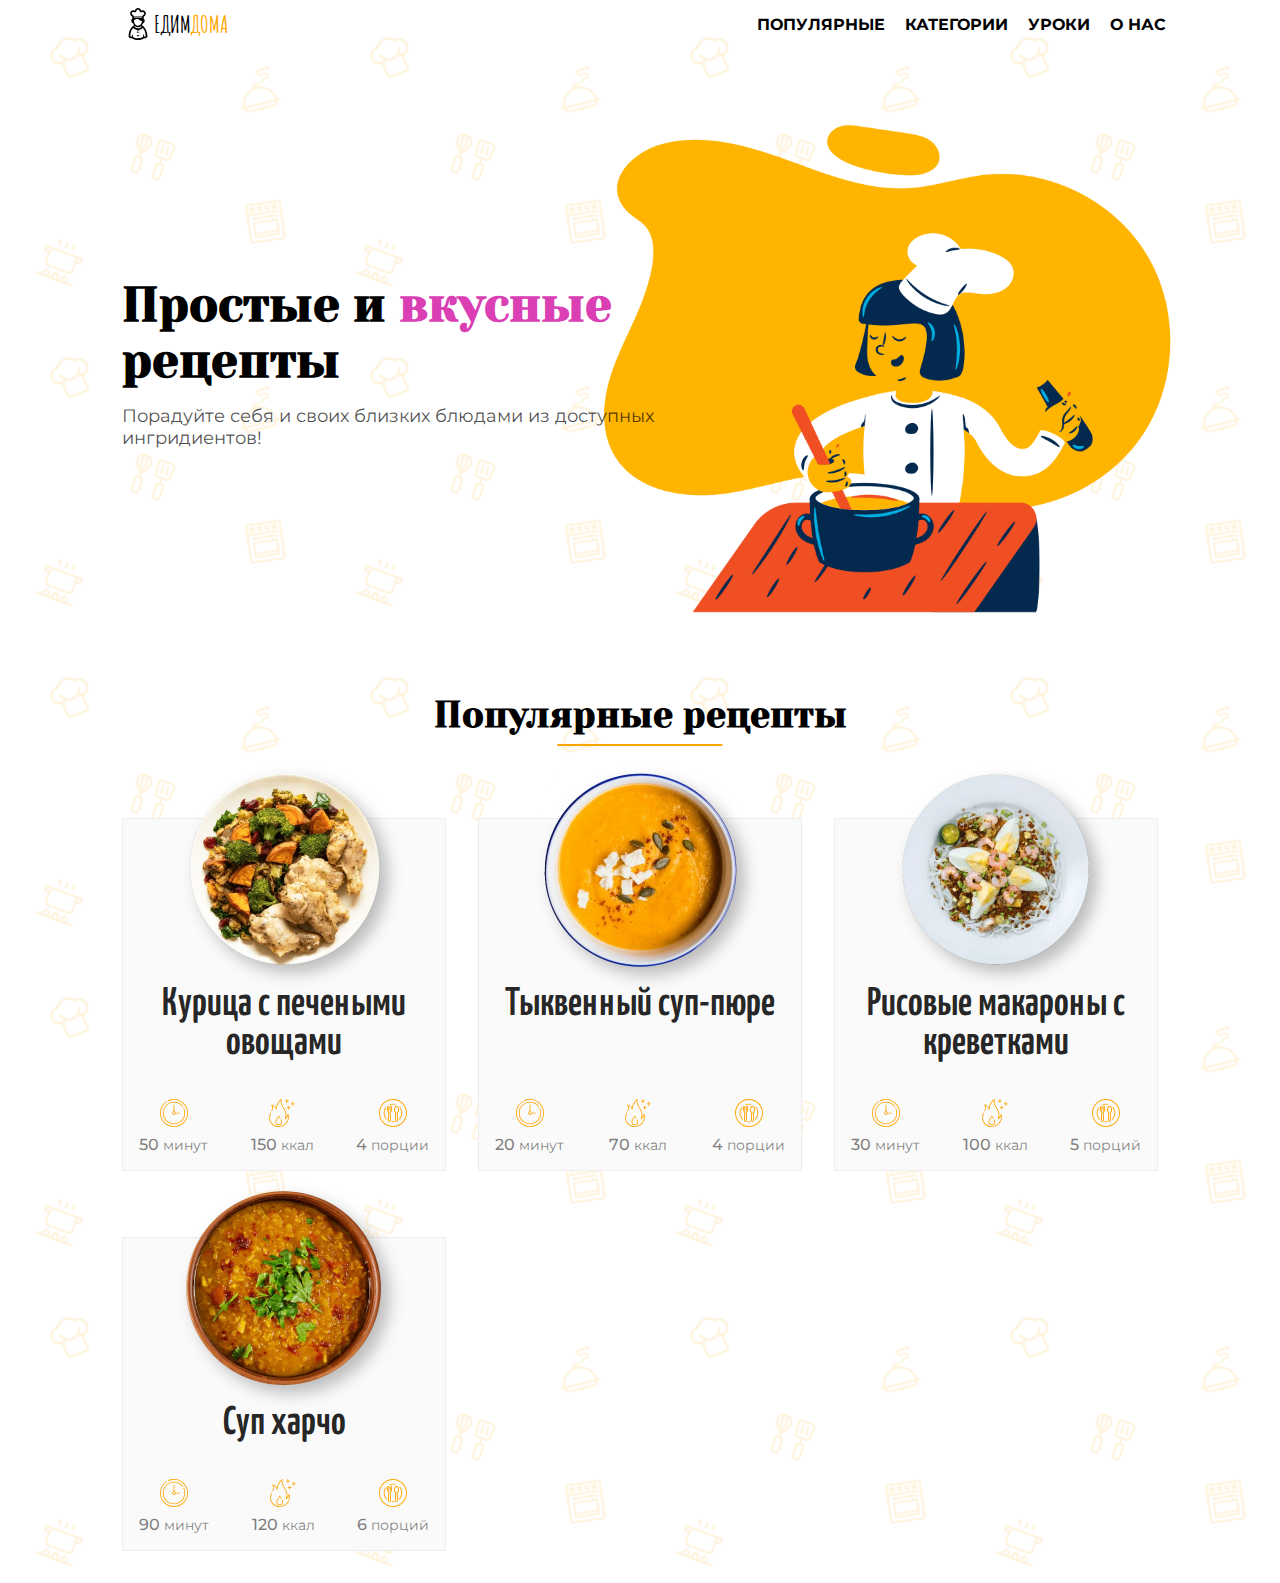
<file: index.html>
<!DOCTYPE html>
<html lang="ru">

<head>
    <meta charset="UTF-8">
    <meta name="viewport" content="width=device-width, initial-scale=1.0">
    <link rel="stylesheet" href="./css/style.css" />
    <link rel="stylesheet" href="./css/main.css" />
    <link rel="manifest" href="manifest.json" />
    <!-- ios support -->
    <link rel="apple-touch-icon" href="images/icons/recipes_icon_72.png" />
    <link rel="apple-touch-icon" href="images/icons/recipes_icon_96.png" />
    <link rel="apple-touch-icon" href="images/icons/recipes_icon_144.png" />
    <link rel="apple-touch-icon" href="images/icons/recipes_icon_192.png" />
    <link rel="apple-touch-icon" href="images/icons/recipes_icon_512.png" />
    <meta name="apple-mobile-web-app-status-bar" content="#ffa500" />
    <meta name="theme-color" content="#ffa500" />
    <title>Простые и вкусные рецепты</title>
</head>

<body>
    <header>
        <a href="/" class="home-link">
            <img class="logo" src="./images/chef.svg" alt="Логотип">
            <p class="logo-title">ЕДИМ<span>ДОМА</span></p>
        </a>

        <nav>
            <a href="#">Популярные</a>
            <a href="#">Категории</a>
            <a href="#">Уроки</a>
            <a href="#">О нас</a>
        </nav>

        <img src="./images/menu.svg" alt="Меню" class="menu">

    </header>

    <section class="hero-section">
        <img src="./images/cook.png" alt="Простые и вкусные рецепты">
        <h1>Простые и <span>вкусные</span> рецепты</h1>
        <p>Порадуйте себя и своих близких блюдами из доступных ингридиентов!</p>
    </section>

    <section class="popular">
        <h2>Популярные рецепты</h2>

        <div class="recipe-grid">
            <a href="./recipe.html?id=1">
                <article class="recipe">
                    <img src="./images/recipe_04.webp" alt="Курица с печеными овощами" class="recipe-img">
                    <h3>Курица с печеными овощами</h3>
                    <div class="fill"></div>
                    <div class="recipe-stats">
                        <div class="stat">
                            <img src="./images/clock.svg" alt="Время приготовления">
                            <p><span>50</span> минут</p>
                        </div>

                        <div class="stat">
                            <img src="./images/burn.svg" alt="Калории">
                            <p><span>150</span> ккал</p>
                        </div>

                        <div class="stat">
                            <img src="./images/dish.svg" alt="Количество порций">
                            <p><span>4</span> порции</p>
                        </div>
                    </div>
                </article>
            </a>

            <a href="./recipe.html?id=2">
                <article class="recipe">
                    <img src="./images/recipe_02.webp" alt="Тыквенный суп-пюре" class="recipe-img">
                    <h3>Тыквенный суп-пюре</h3>
                    <div class="fill"></div>
                    <div class="recipe-stats">
                        <div class="stat">
                            <img src="./images/clock.svg" alt="Время приготовления">
                            <p><span>20</span> минут</p>
                        </div>

                        <div class="stat">
                            <img src="./images/burn.svg" alt="Калории">
                            <p><span>70</span> ккал</p>
                        </div>

                        <div class="stat">
                            <img src="./images/dish.svg" alt="Количество порций">
                            <p><span>4</span> порции</p>
                        </div>
                    </div>
                </article>
            </a>

            <a href="./recipe.html?id=3">
                <article class="recipe">
                    <img src="./images/recipe_03.webp" alt="Рисовые макароны с креветками" class="recipe-img">
                    <h3>Рисовые макароны с креветками</h3>
                    <div class="fill"></div>
                    <div class="recipe-stats">
                        <div class="stat">
                            <img src="./images/clock.svg" alt="Время приготовления">
                            <p><span>30</span> минут</p>
                        </div>

                        <div class="stat">
                            <img src="./images/burn.svg" alt="Калории">
                            <p><span>100</span> ккал</p>
                        </div>

                        <div class="stat">
                            <img src="./images/dish.svg" alt="Количество порций">
                            <p><span>5</span> порций</p>
                        </div>
                    </div>
                </article>
            </a>

            <a href="./recipe.html?id=4">
                <article class="recipe">
                    <img src="./images/recipe_05.webp" alt="Суп харчо" class="recipe-img">
                    <h3>Суп харчо</h3>
                    <div class="fill"></div>
                    <div class="recipe-stats">
                        <div class="stat">
                            <img src="./images/clock.svg" alt="Время приготовления">
                            <p><span>90</span> минут</p>
                        </div>

                        <div class="stat">
                            <img src="./images/burn.svg" alt="Калории">
                            <p><span>120</span> ккал</p>
                        </div>

                        <div class="stat">
                            <img src="./images/dish.svg" alt="Количество порций">
                            <p><span>6</span> порций</p>
                        </div>
                    </div>
                </article>
            </a>
        </div>
    </section>

    <script src="./scripts/main.js"></script>
</body>

</html>
</file>
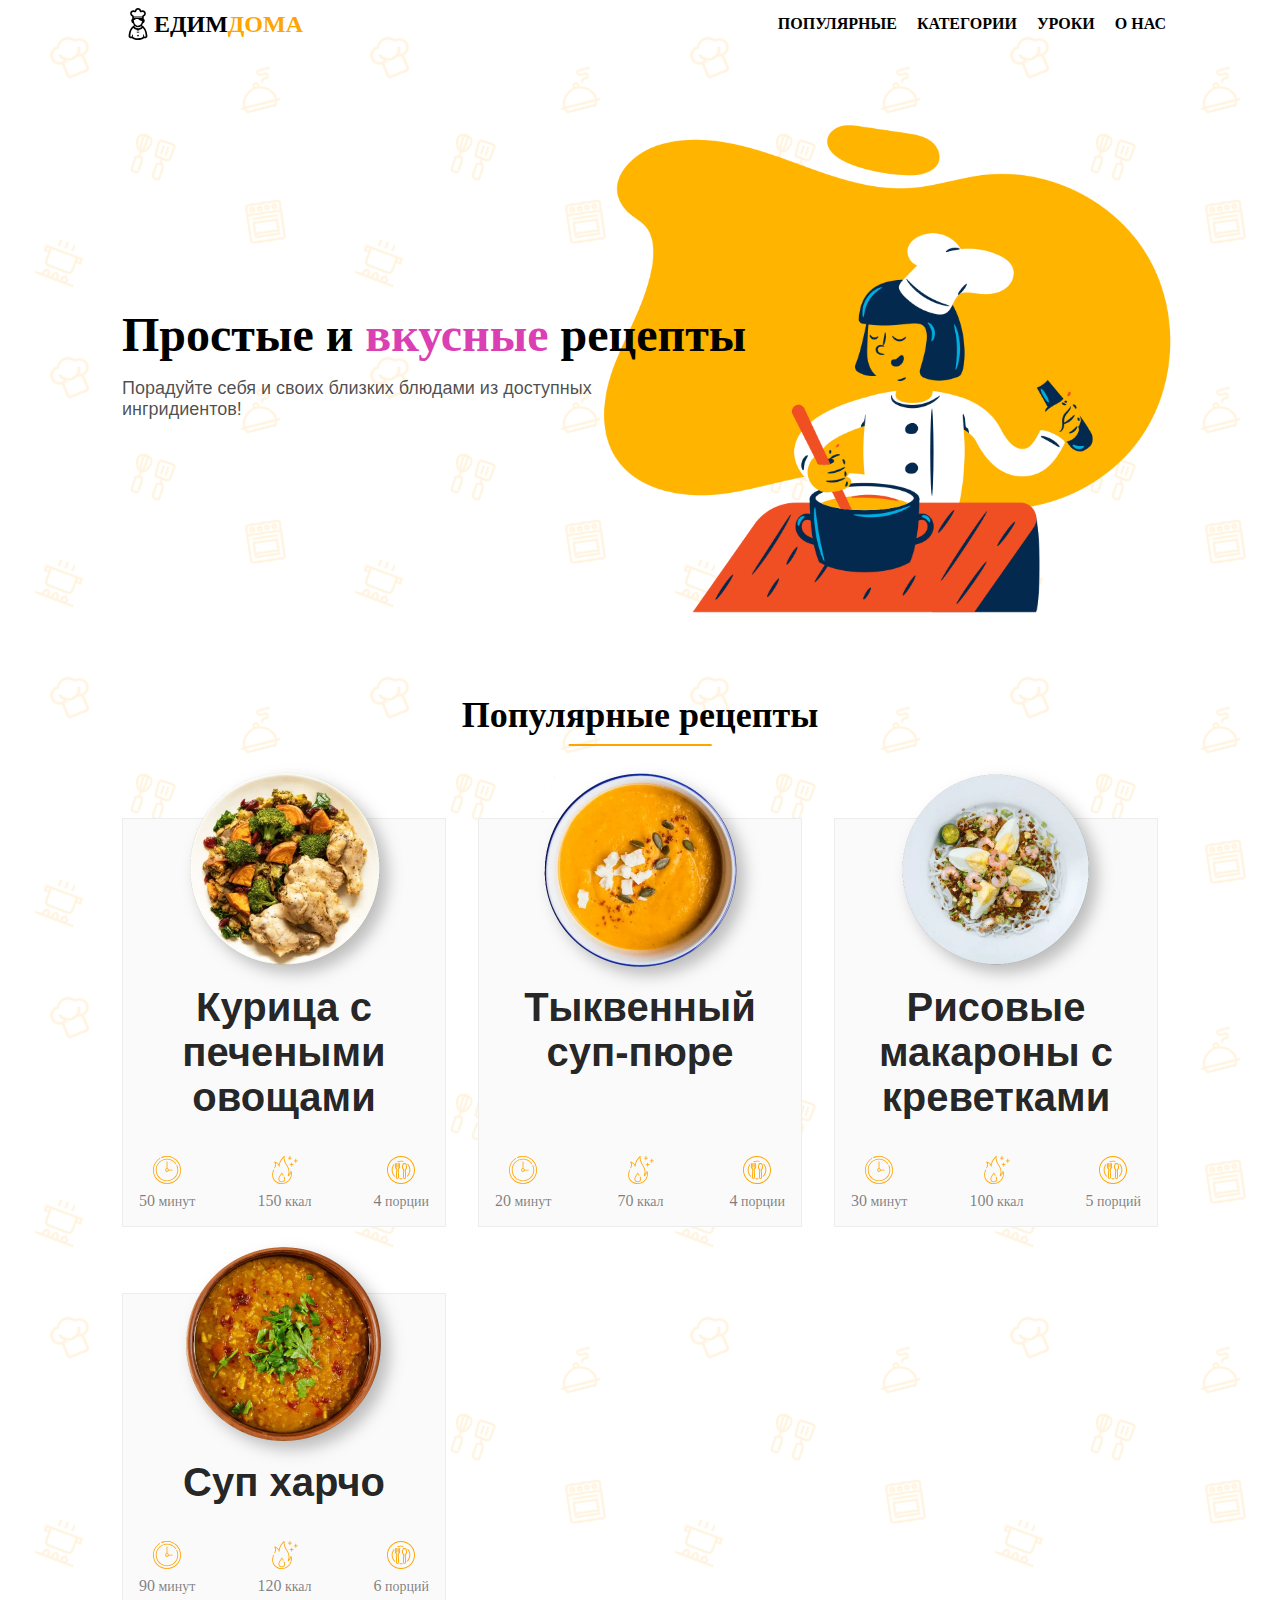
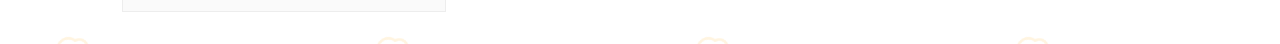
<file: public/index.html>
<!DOCTYPE html>
<html lang="ru">

<head>
    <meta charset="UTF-8">
    <meta name="viewport" content="width=device-width, initial-scale=1.0">
    <link rel="stylesheet" href="css/style.css" />
    <link rel="stylesheet" href="css/main.css" />
    <link rel="manifest" href="manifest.json" />
    <!-- ios support -->
    <meta name="apple-mobile-web-app-capable" content="yes">
    <meta name="apple-mobile-web-app-title" content="PWA Recipes">
    <link rel="apple-touch-icon" href="/images/icons/recipes_icon_72.png" />
    <link rel="apple-touch-icon" href="/images/icons/recipes_icon_96.png" />
    <link rel="apple-touch-icon" href="/images/icons/recipes_icon_144.png" />
    <link rel="apple-touch-icon" href="/images/icons/recipes_icon_192.png" />
    <link rel="apple-touch-icon" href="/images/icons/recipes_icon_512.png" />
    <meta name="apple-mobile-web-app-status-bar" content="#ffa500" />
    <meta name="theme-color" content="#ffa500" />
    <!-- <script async src="https://unpkg.com/pwacompat" crossorigin="anonymous"></script>
    <link rel="icon" type="image/png" href="/images/icons/recipes-icon_144.png" sizes="144x144" /> -->
    <title>Простые и вкусные рецепты</title>
</head>

<body>
    <header>
        <a href="/" class="home-link">
            <img class="logo" src="images/chef.svg" alt="Логотип">
            <p class="logo-title">ЕДИМ<span>ДОМА</span></p>
        </a>

        <nav>
            <a href="#">Популярные</a>
            <a href="#">Категории</a>
            <a href="#">Уроки</a>
            <a href="#">О нас</a>
        </nav>

        <img src="images/menu.svg" alt="Меню" class="menu">

    </header>

    <section class="hero-section">
        <img src="images/cook.png" alt="Простые и вкусные рецепты">
        <h1>Простые и <span>вкусные</span> рецепты</h1>
        <p>Порадуйте себя и своих близких блюдами из доступных ингридиентов!</p>
    </section>

    <section class="popular">
        <h2>Популярные рецепты</h2>

        <div class="recipe-grid">
            <a href="recipe.html?id=1">
                <article class="recipe">
                    <img src="images/recipe_04.webp" alt="Курица с печеными овощами" class="recipe-img">
                    <h3>Курица с печеными овощами</h3>
                    <div class="fill"></div>
                    <div class="recipe-stats">
                        <div class="stat">
                            <img src="images/clock.svg" alt="Время приготовления">
                            <p><span>50</span> минут</p>
                        </div>

                        <div class="stat">
                            <img src="images/burn.svg" alt="Калории">
                            <p><span>150</span> ккал</p>
                        </div>

                        <div class="stat">
                            <img src="images/dish.svg" alt="Количество порций">
                            <p><span>4</span> порции</p>
                        </div>
                    </div>
                </article>
            </a>

            <a href="recipe.html?id=2">
                <article class="recipe">
                    <img src="images/recipe_02.webp" alt="Тыквенный суп-пюре" class="recipe-img">
                    <h3>Тыквенный суп-пюре</h3>
                    <div class="fill"></div>
                    <div class="recipe-stats">
                        <div class="stat">
                            <img src="images/clock.svg" alt="Время приготовления">
                            <p><span>20</span> минут</p>
                        </div>

                        <div class="stat">
                            <img src="images/burn.svg" alt="Калории">
                            <p><span>70</span> ккал</p>
                        </div>

                        <div class="stat">
                            <img src="images/dish.svg" alt="Количество порций">
                            <p><span>4</span> порции</p>
                        </div>
                    </div>
                </article>
            </a>

            <a href="recipe.html?id=3">
                <article class="recipe">
                    <img src="images/recipe_03.webp" alt="Рисовые макароны с креветками" class="recipe-img">
                    <h3>Рисовые макароны с креветками</h3>
                    <div class="fill"></div>
                    <div class="recipe-stats">
                        <div class="stat">
                            <img src="images/clock.svg" alt="Время приготовления">
                            <p><span>30</span> минут</p>
                        </div>

                        <div class="stat">
                            <img src="images/burn.svg" alt="Калории">
                            <p><span>100</span> ккал</p>
                        </div>

                        <div class="stat">
                            <img src="images/dish.svg" alt="Количество порций">
                            <p><span>5</span> порций</p>
                        </div>
                    </div>
                </article>
            </a>

            <a href="recipe.html?id=4">
                <article class="recipe">
                    <img src="images/recipe_05.webp" alt="Суп харчо" class="recipe-img">
                    <h3>Суп харчо</h3>
                    <div class="fill"></div>
                    <div class="recipe-stats">
                        <div class="stat">
                            <img src="images/clock.svg" alt="Время приготовления">
                            <p><span>90</span> минут</p>
                        </div>

                        <div class="stat">
                            <img src="images/burn.svg" alt="Калории">
                            <p><span>120</span> ккал</p>
                        </div>

                        <div class="stat">
                            <img src="images/dish.svg" alt="Количество порций">
                            <p><span>6</span> порций</p>
                        </div>
                    </div>
                </article>
            </a>
        </div>
    </section>

    <script src="scripts/main.js"></script>
</body>

</html>
</file>
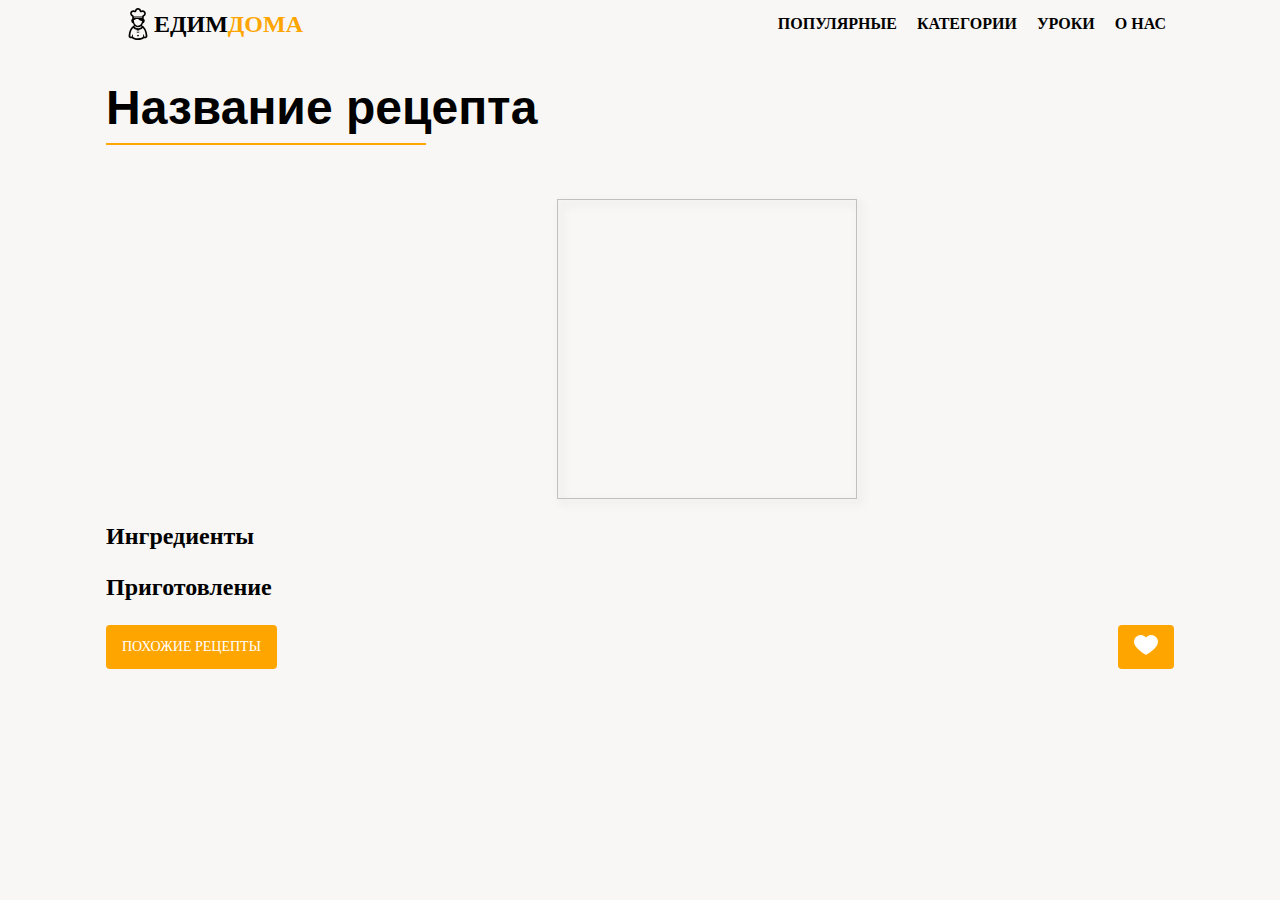
<file: recipe.html>
<!DOCTYPE html>
<html lang="ru">

<head>
    <meta charset="UTF-8">
    <meta name="viewport" content="width=device-width, initial-scale=1.0">
    <link rel="stylesheet" href="./css/style.css" />
    <link rel="stylesheet" href="./css/recipe.css" />
    <script src="./scripts/recipe.js"></script>
    <title>Название рецепта</title>
</head>

<body>
    <header>
        <a href="./index.html" class="home-link">
            <img class="logo" src="./images/chef.svg" alt="Логотип">
            <p class="logo-title">ЕДИМ<span>ДОМА</span></p>
        </a>

        <nav>
            <a href="#">Популярные</a>
            <a href="#">Категории</a>
            <a href="#">Уроки</a>
            <a href="#">О нас</a>
        </nav>

        <img src="./images/menu.svg" alt="Меню" class="menu">
    </header>

    <main>

        <h1 class="recipe-title">Название рецепта</h1>

        <div class="tags">
            <!-- <p>Популярные</p>
                        <p>Для духовки</p>
                        <p>Из курицы</p> -->
        </div>

        <section class="recipe-nutrition">

            <!-- <img src="./images/recipe_04.webp" alt="Курица с печеными овощами" class="recipe-img-big"> -->
            <img class="recipe-img-big">

            <div class="recipe-info">

                <!-- <div class="recipe-stat">
                    <img src="./images/clock.svg" alt="Время приготовления">
                    <p><span>90</span> минут</p>
                </div>

                <div class="recipe-stat">
                    <img src="./images/burn.svg" alt="Калории">
                    <p><span>120</span> ккал</p>
                </div>

                <div class="recipe-stat">
                    <img src="./images/dish.svg" alt="Количество порций">
                    <p><span>6</span> порций</p>
                </div> -->

            </div>

        </section>

        <section class="ingredients">
            <h2>Ингредиенты</h2>

            <ul class="ingredient-list">
                <!-- <li>Куриные ножки, 400 г</li>
                <li>Картофель, 300 г</li>
                <li>Морковь, 1 шт</li>
                <li>Лук репчатый, 1 шт</li>
                <li>Брокколи, 1 шт</li>
                <li>Масло растительное, 2 ст.л.</li>
                <li>Приправы, по вкусу</li> -->
            </ul>
        </section>

        <section class="cooking">
            <h2>Приготовление</h2>

            <!-- <p>Очистите овощи, нарежьте картофель средними кусочками, морковь - кружочками, лук - полукольцами. Не нужно
                слишком измельчать овощи, они должны сохранить форму и сочность при запекании.</p>

            <p>Курицу разрежьте на порционные куски, выложите на противень. Овощи разложите равномерно вокруг курицы.
                Добавьте специи по вкусу, полейте растительным маслом (1-2 ст.л.). Поставьте курицу с овощами в
                духовку на 40-45 минут при температуре 180 градусов. В процессе приготовления пару раз полейте курицу и
                овощи
                выделившимся соком.</p> -->

        </section>

        <section class="buttons">
            <button>Похожие рецепты</button>
            <button class="like-button">
                <img src="./images/heart.svg" alt="Мне нравится" class="like">
            </button>
        </section>
    </main>


</body>

</html>
</file>
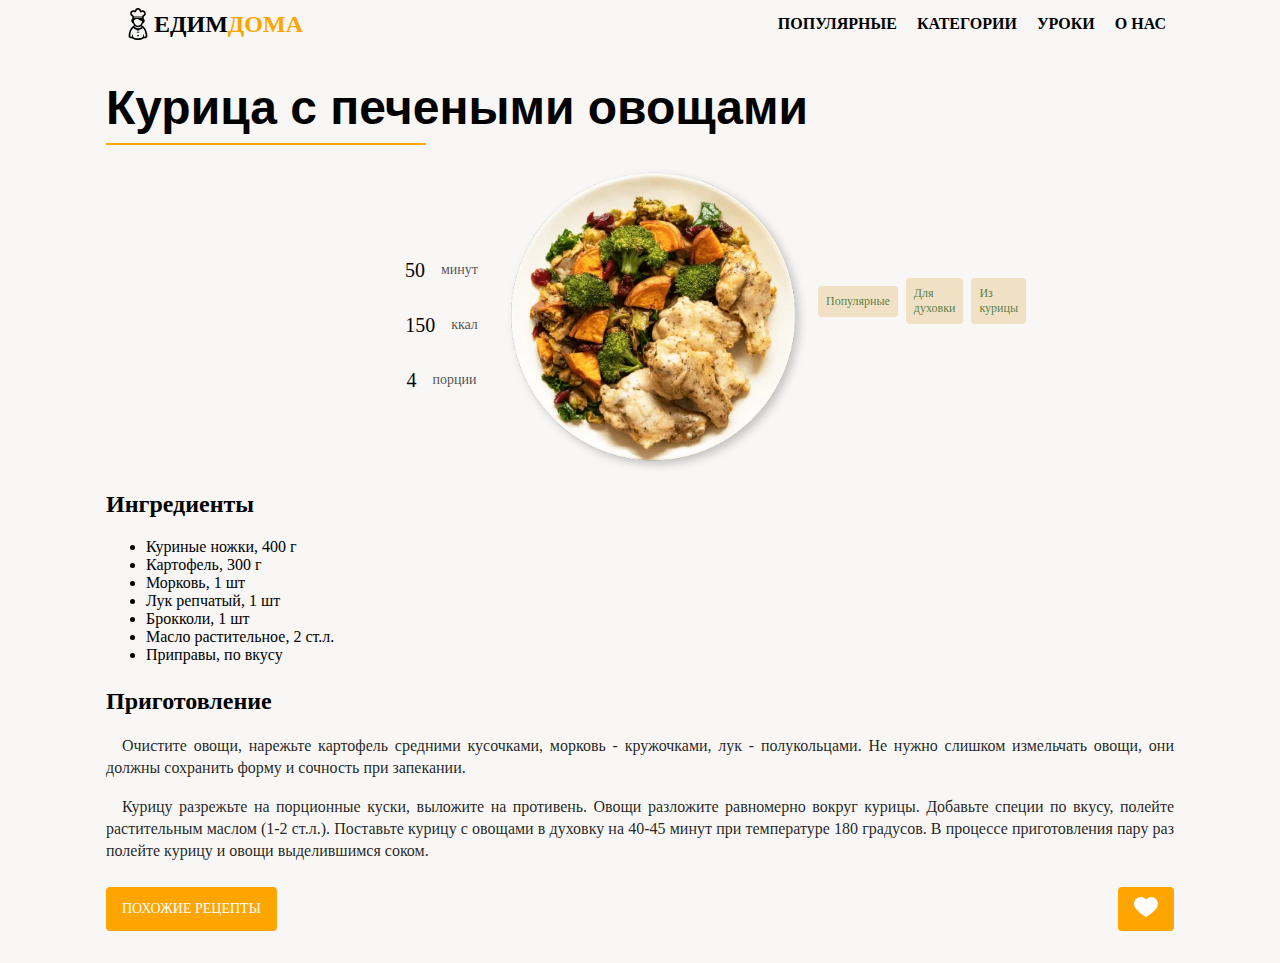
<file: recipe_01.html>
<!DOCTYPE html>
<html lang="ru">

<head>
    <meta charset="UTF-8">
    <meta name="viewport" content="width=device-width, initial-scale=1.0">
    <link rel="stylesheet" href="./css/style.css" />
    <link rel="stylesheet" href="./css/recipe.css" />
    <script src="./scripts/recipe.js"></script>
    <title>Курица с печеными овощами</title>
</head>

<body>
    <header>
        <a href="./index.html" class="home-link">
            <img class="logo" src="./images/chef.svg" alt="Логотип">
            <p class="logo-title">ЕДИМ<span>ДОМА</span></p>
        </a>

        <nav>
            <a href="#">Популярные</a>
            <a href="#">Категории</a>
            <a href="#">Уроки</a>
            <a href="#">О нас</a>
        </nav>

        <img src="./images/menu.svg" alt="Меню" class="menu">
    </header>

    <main>

        <h1 class="recipe-title">Курица с печеными овощами</h1>

        <section class="recipe-nutrition">

            <div class="tags">
                <p>Популярные</p>
                <p>Для духовки</p>
                <p>Из курицы</p>
            </div>

            <img src="./images/recipe_04.webp" alt="Курица с печеными овощами" class="recipe-img-big">

            <div class="recipe-info">

                <div class="recipe-stat">
                    <span>50</span>
                    <p>минут</p>
                </div>

                <div class="recipe-stat">
                    <span>150</span>
                    <p>ккал</p>
                </div>

                <div class="recipe-stat">
                    <span>4</span>
                    <p>порции</p>
                </div>

            </div>

        </section>

        <section class="ingredients">
            <h2>Ингредиенты</h2>

            <ul>
                <li>Куриные ножки, 400 г</li>
                <li>Картофель, 300 г</li>
                <li>Морковь, 1 шт</li>
                <li>Лук репчатый, 1 шт</li>
                <li>Брокколи, 1 шт</li>
                <li>Масло растительное, 2 ст.л.</li>
                <li>Приправы, по вкусу</li>
            </ul>
        </section>

        <section class="cooking">
            <h2>Приготовление</h2>

            <p>Очистите овощи, нарежьте картофель средними кусочками, морковь - кружочками, лук - полукольцами. Не нужно
                слишком измельчать
                овощи, они должны сохранить форму и сочность при запекании.</p>

            <p>Курицу разрежьте на порционные куски, выложите на противень. Овощи разложите равномерно вокруг курицы.
                Добавьте специи по вкусу, полейте растительным маслом (1-2 ст.л.). Поставьте курицу с овощами в
                духовку на 40-45 минут при температуре 180 градусов. В процессе приготовления пару раз полейте курицу и
                овощи
                выделившимся соком.</p>

        </section>

        <section class="buttons">
            <button>Похожие рецепты</button>
            <button class="like-button">
                <img src="./images/heart.svg" alt="Мне нравится" class="like">
            </button>
        </section>
    </main>


</body>

</html>
</file>
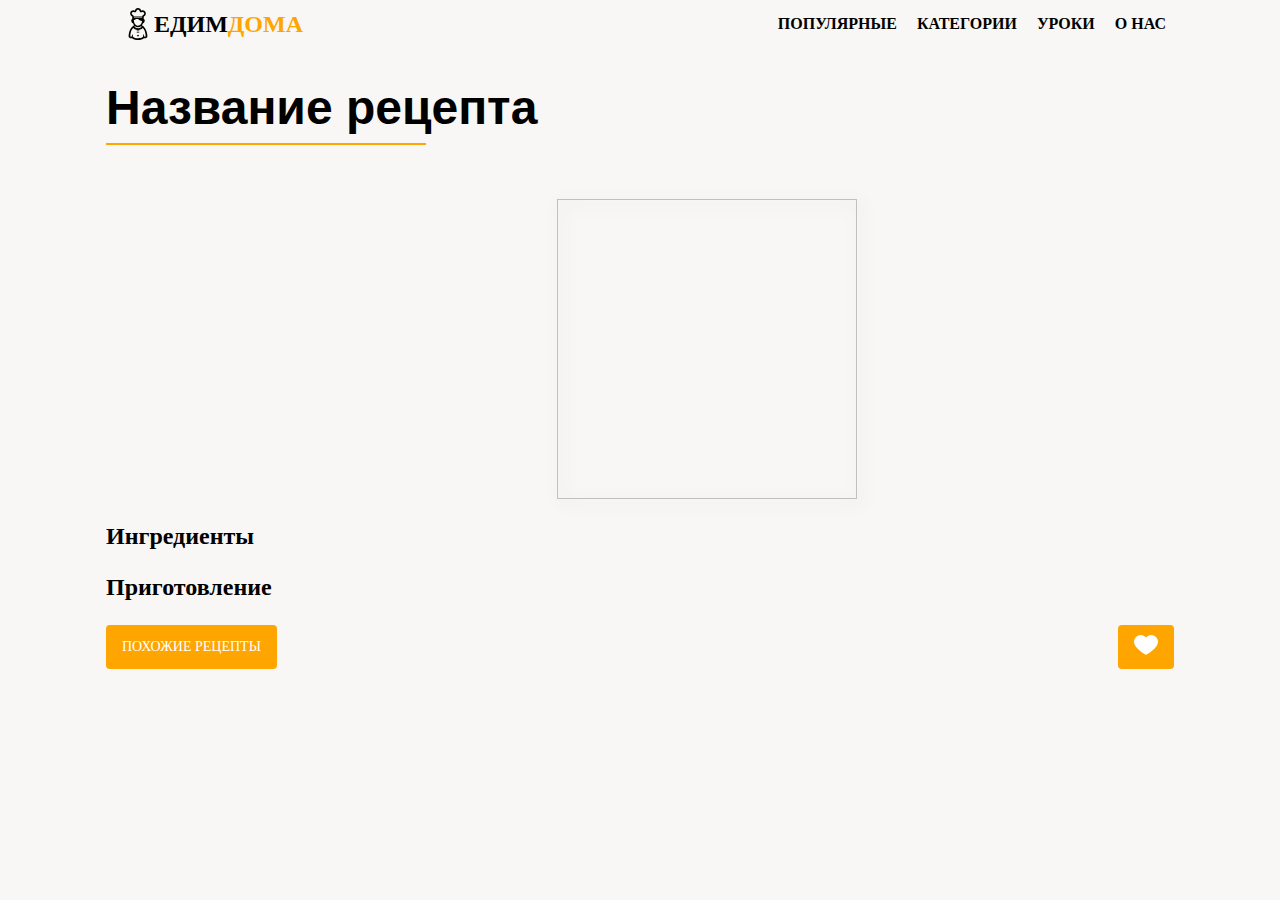
<file: public/recipe.html>
<!DOCTYPE html>
<html lang="ru">

<head>
    <meta charset="UTF-8">
    <meta name="viewport" content="width=device-width, initial-scale=1.0">
    <link rel="stylesheet" href="css/style.css" />
    <link rel="stylesheet" href="css/recipe.css" />
    <link rel="manifest" href="manifest.json" />
    <script src="scripts/recipe.js"></script>
    <title>Название рецепта</title>
</head>

<body>
    <header>
        <a href="index.html" class="home-link">
            <img class="logo" src="images/chef.svg" alt="Логотип">
            <p class="logo-title">ЕДИМ<span>ДОМА</span></p>
        </a>

        <nav>
            <a href="#">Популярные</a>
            <a href="#">Категории</a>
            <a href="#">Уроки</a>
            <a href="#">О нас</a>
        </nav>

        <img src="images/menu.svg" alt="Меню" class="menu">
    </header>

    <main>

        <h1 class="recipe-title">Название рецепта</h1>

        <div class="tags">
            <!-- <p>Популярные</p>
                        <p>Для духовки</p>
                        <p>Из курицы</p> -->
        </div>

        <section class="recipe-nutrition">

            <!-- <img src="images/recipe_04.webp" alt="Курица с печеными овощами" class="recipe-img-big"> -->
            <img class="recipe-img-big">

            <div class="recipe-info">

                <!-- <div class="recipe-stat">
                    <img src="images/clock.svg" alt="Время приготовления">
                    <p><span>90</span> минут</p>
                </div>

                <div class="recipe-stat">
                    <img src="images/burn.svg" alt="Калории">
                    <p><span>120</span> ккал</p>
                </div>

                <div class="recipe-stat">
                    <img src="images/dish.svg" alt="Количество порций">
                    <p><span>6</span> порций</p>
                </div> -->

            </div>

        </section>

        <section class="ingredients">
            <h2>Ингредиенты</h2>

            <ul class="ingredient-list">
                <!-- <li>Куриные ножки, 400 г</li>
                <li>Картофель, 300 г</li>
                <li>Морковь, 1 шт</li>
                <li>Лук репчатый, 1 шт</li>
                <li>Брокколи, 1 шт</li>
                <li>Масло растительное, 2 ст.л.</li>
                <li>Приправы, по вкусу</li> -->
            </ul>
        </section>

        <section class="cooking">
            <h2>Приготовление</h2>

            <!-- <p>Очистите овощи, нарежьте картофель средними кусочками, морковь - кружочками, лук - полукольцами. Не нужно
                слишком измельчать овощи, они должны сохранить форму и сочность при запекании.</p>

            <p>Курицу разрежьте на порционные куски, выложите на противень. Овощи разложите равномерно вокруг курицы.
                Добавьте специи по вкусу, полейте растительным маслом (1-2 ст.л.). Поставьте курицу с овощами в
                духовку на 40-45 минут при температуре 180 градусов. В процессе приготовления пару раз полейте курицу и
                овощи
                выделившимся соком.</p> -->

        </section>

        <section class="buttons">
            <button>Похожие рецепты</button>
            <button class="like-button">
                <img src="images/heart.svg" alt="Мне нравится" class="like">
            </button>
        </section>
    </main>
</body>

</html>
</file>
<file: css/style.css>
@import url("https://fonts.googleapis.com/css2?family=Yeseva+One&display=swap");
@import url("https://fonts.googleapis.com/css2?family=Montserrat:wght@400;500;700&display=swap");
@import url("https://fonts.googleapis.com/css2?family=Amatic+SC:wght@700&display=swap");
@import url("https://fonts.googleapis.com/css2?family=Yanone+Kaffeesatz:wght@600&display=swap");

* {
  box-sizing: border-box;
}

body {
  margin: 0;
  padding: 0;
}

h1,
p {
  margin: 0;
}

a {
  text-decoration: none;
}

header {
  display: flex;
  align-items: center;
  justify-content: space-between;
}

nav {
  display: none;
}

nav a {
  color: black;
  font-family: "Montserrat";
  font-weight: 700;
  margin: 0 0.5rem;
  text-transform: uppercase;
}

nav a:hover {
  color: #ffa500;
}

section,
header,
main {
  max-width: 1100px;
  margin: 0 auto;
}

.home-link {
  display: flex;
  align-items: center;
  margin: 0.5rem 1rem;
}

.logo {
  height: 2rem;
}

.menu {
  cursor: pointer;
  height: 1.5rem;
  margin: 0.5rem 1rem;
}

.logo-title {
  font-family: "Amatic SC", cursive;
  font-weight: 700;
  font-size: 1.5rem;
  color: black;
}

.logo-title span {
  color: #ffa500;
}

@media (min-width: 550px) {
  header {
    padding: 0 1rem;
  }
}

@media (min-width: 720px) {
  .menu {
    display: none;
  }

  nav {
    display: inline;
  }
}
</file>
<file: css/main.css>
body {
  background: url("../images/background.png");
}

.hero-section {
  position: relative;
  display: flex;
  flex-direction: column;
  align-items: flex-start;
  justify-content: center;
  height: 50vh;
  overflow: hidden;
}

.hero-section img {
  position: absolute;
  z-index: -1;
  height: 100%;
  top: 0;
  left: 25%;
}

.hero-section h1 {
  font-family: "Yeseva One", cursive;
  font-size: clamp(2.25rem, 7vw, 3rem);
  text-align: left;
  margin: 0 1rem 1rem;
  width: 60%;
}

h1 span {
  color: rgb(219, 63, 180);
}

.hero-section p {
  font-family: "Montserrat", sans-serif;
  font-size: clamp(0.875rem, 2.5vw, 1.125rem);
  text-align: left;
  color: rgba(0, 0, 0, 0.7);
  margin: 0 1rem;
  width: 50%;
}

.popular {
  display: flex;
  flex-direction: column;
  align-items: center;
  padding: 0 1rem 2rem;
}

.recipe-grid {
  display: grid;
  grid-template-columns: repeat(auto-fill, minmax(320px, 1fr));
  width: 100%;
}

.popular h2 {
  position: relative;
  font-family: "Yeseva One", cursive;
  font-size: clamp(1.5rem, 6vw, 2.25rem);
  text-align: center;
  margin: 1rem;
}

.popular h2::after {
  position: absolute;
  content: "";
  width: 40%;
  height: 2px;
  background: orange;
  top: calc(100% + 0.5rem);
  left: 50%;
  transform: translateX(-50%);
}

.recipe {
  cursor: pointer;
  position: relative;
  height: calc(100% - 50px - 1rem);
  display: flex;
  flex-direction: column;
  align-items: center;
  font-family: "Montserrat";
  border: 1px solid rgba(0, 0, 0, 0.05);
  background: #fafafa;
  padding: 1rem;
  margin: calc(50px + 1rem) 1rem 0;
  transition: 0.3s ease;
}

.recipe:hover {
  transform: scale(1.02);
  box-shadow: 0.5rem 0.5rem 0.5rem rgba(0, 0, 0, 0.15);
}

.recipe h3 {
  font-family: "Yanone Kaffeesatz", sans-serif;
  margin-top: 150px;
  text-align: center;
  font-size: 2.5rem;
  font-weight: 600;
  margin-bottom: 0.75rem;
  color: rgba(0, 0, 0, 0.87);
}

.recipe-img {
  position: absolute;
  top: -50px;
  left: calc(50% - 100px);
  height: 200px;
  width: 200px;
  filter: drop-shadow(0.5rem 0.5rem 0.5rem rgba(0, 0, 0, 0.25));
  transition: 0.3s ease;
}

.recipe:hover .recipe-img {
  transform: rotate(30deg);
}

.recipe-stats {
  display: flex;
  justify-content: space-between;
  align-items: center;
  width: 100%;
  margin-top: 1.5rem;
}

.fill {
  margin-top: auto;
  flex: 1;
}

.stat {
  display: flex;
  flex-direction: column;
  align-items: center;
}

.stat img {
  height: 1.75rem;
  margin-bottom: 0.5rem;
}

.stat p {
  font-size: 0.875rem;
  text-align: center;
  color: rgba(0, 0, 0, 0.5);
}

.stat p span {
  font-weight: 500;
  font-size: 1rem;
}

@media (min-width: 550px) {
  .hero-section {
    height: 60vh;
  }

  .hero-section img {
    left: 40%;
  }

  section {
    padding: 0 1rem;
  }
}

@media (min-width: 720px) {
  .hero-section img {
    left: auto;
    right: 0;
  }
}

@media (min-width: 1100px) {
  .hero-section {
    height: 70vh;
  }
}
</file>
<file: public/css/style.css>
@import url("https://fonts.googleapis.com/css2?family=Yeseva+One&display=swap");
@import url("https://fonts.googleapis.com/css2?family=Montserrat:wght@400;500;700&display=swap");
@import url("https://fonts.googleapis.com/css2?family=Amatic+SC:wght@700&display=swap");
@import url("https://fonts.googleapis.com/css2?family=Yanone+Kaffeesatz:wght@600&display=swap");

* {
  box-sizing: border-box;
}

body {
  margin: 0;
  padding: 0;
}

h1,
p {
  margin: 0;
}

a {
  text-decoration: none;
}

header {
  display: flex;
  align-items: center;
  justify-content: space-between;
}

nav {
  display: none;
}

nav a {
  color: black;
  font-family: "Montserrat";
  font-weight: 700;
  margin: 0 0.5rem;
  text-transform: uppercase;
}

nav a:hover {
  color: #ffa500;
}

section,
header,
main {
  max-width: 1100px;
  margin: 0 auto;
}

.home-link {
  display: flex;
  align-items: center;
  margin: 0.5rem 1rem;
}

.logo {
  height: 2rem;
}

.menu {
  cursor: pointer;
  height: 1.5rem;
  margin: 0.5rem 1rem;
}

.logo-title {
  font-family: "Amatic SC", cursive;
  font-weight: 700;
  font-size: 1.5rem;
  color: black;
}

.logo-title span {
  color: #ffa500;
}

@media (min-width: 550px) {
  header {
    padding: 0 1rem;
  }
}

@media (min-width: 720px) {
  .menu {
    display: none;
  }

  nav {
    display: inline;
  }
}
</file>
<file: public/css/main.css>
body {
  background: url("../images/background.png");
}

.hero-section {
  position: relative;
  display: flex;
  flex-direction: column;
  align-items: flex-start;
  justify-content: center;
  height: 50vh;
  overflow: hidden;
}

.hero-section img {
  position: absolute;
  z-index: -1;
  height: 100%;
  top: 0;
  left: 25%;
}

.hero-section h1 {
  font-family: "Yeseva One", cursive;
  font-size: clamp(2.25rem, 7vw, 3rem);
  text-align: left;
  margin: 0 1rem 1rem;
  width: 60%;
}

h1 span {
  color: rgb(219, 63, 180);
}

.hero-section p {
  font-family: "Montserrat", sans-serif;
  font-size: clamp(0.875rem, 2.5vw, 1.125rem);
  text-align: left;
  color: rgba(0, 0, 0, 0.7);
  margin: 0 1rem;
  width: 50%;
}

.popular {
  display: flex;
  flex-direction: column;
  align-items: center;
  padding: 0 1rem 2rem;
}

.recipe-grid {
  display: grid;
  grid-template-columns: repeat(auto-fill, minmax(320px, 1fr));
  width: 100%;
}

.popular h2 {
  position: relative;
  font-family: "Yeseva One", cursive;
  font-size: clamp(1.5rem, 6vw, 2.25rem);
  text-align: center;
  margin: 1rem;
}

.popular h2::after {
  position: absolute;
  content: "";
  width: 40%;
  height: 2px;
  background: orange;
  top: calc(100% + 0.5rem);
  left: 50%;
  transform: translateX(-50%);
}

.recipe {
  cursor: pointer;
  position: relative;
  height: calc(100% - 50px - 1rem);
  display: flex;
  flex-direction: column;
  align-items: center;
  font-family: "Montserrat";
  border: 1px solid rgba(0, 0, 0, 0.05);
  background: #fafafa;
  padding: 1rem;
  margin: calc(50px + 1rem) 1rem 0;
  transition: 0.3s ease;
}

.recipe:hover {
  transform: scale(1.02);
  box-shadow: 0.5rem 0.5rem 0.5rem rgba(0, 0, 0, 0.15);
}

.recipe h3 {
  font-family: "Yanone Kaffeesatz", sans-serif;
  margin-top: 150px;
  text-align: center;
  font-size: 2.5rem;
  font-weight: 600;
  margin-bottom: 0.75rem;
  color: rgba(0, 0, 0, 0.87);
}

.recipe-img {
  position: absolute;
  top: -50px;
  left: calc(50% - 100px);
  height: 200px;
  width: 200px;
  filter: drop-shadow(0.5rem 0.5rem 0.5rem rgba(0, 0, 0, 0.25));
  transition: 0.3s ease;
}

.recipe:hover .recipe-img {
  transform: rotate(30deg);
}

.recipe-stats {
  display: flex;
  justify-content: space-between;
  align-items: center;
  width: 100%;
  margin-top: 1.5rem;
}

.fill {
  margin-top: auto;
  flex: 1;
}

.stat {
  display: flex;
  flex-direction: column;
  align-items: center;
}

.stat img {
  height: 1.75rem;
  margin-bottom: 0.5rem;
}

.stat p {
  font-size: 0.875rem;
  text-align: center;
  color: rgba(0, 0, 0, 0.5);
}

.stat p span {
  font-weight: 500;
  font-size: 1rem;
}

@media (min-width: 550px) {
  .hero-section {
    height: 60vh;
  }

  .hero-section img {
    left: 40%;
  }

  section {
    padding: 0 1rem;
  }
}

@media (min-width: 720px) {
  .hero-section img {
    left: auto;
    right: 0;
  }
}

@media (min-width: 1100px) {
  .hero-section {
    height: 70vh;
  }
}
</file>
<file: css/recipe.css>
body {
  background: #f8f7f5;
  font-family: "Montserrat";
}

h2 {
  font-family: "Yeseva One", cursive;
}

section {
  padding: 0 1rem;
  margin-bottom: 1.5rem;
}

.recipe-title {
  position: relative;
  font-family: "Yanone Kaffeesatz", sans-serif;
  font-size: clamp(2.5rem, 8vw, 3rem);
  margin: 2rem 1rem;
  text-align: left;
}

.recipe-title::before {
  position: absolute;
  content: "";
  width: 30%;
  height: 2px;
  background: orange;
  top: calc(100% + 0.5rem);
  left: 0;
}

.recipe-nutrition {
  display: flex;
  flex-direction: column;
  align-items: center;
  justify-content: start;
  padding: 0 1rem;
  max-width: 550px;
}

.tags {
  display: flex;
  align-items: center;
  justify-content: flex-start;
  width: 100%;
  margin-left: 1rem;
  margin-bottom: 2rem;
}

.tags p {
  cursor: pointer;
  padding: 0.5rem;
  font-weight: 500;
  font-size: 0.75rem;
  color: rgba(12, 83, 12, 0.7);
  background: rgb(241, 225, 196);
  border-radius: 4px;
  margin-right: 0.5rem;
}

.recipe-info {
  display: flex;
  align-items: center;
  justify-content: space-between;
  width: 100%;
  margin: 1rem 0 0;
  padding: 1.5rem;
}

.recipe-stat {
  display: flex;
  flex-direction: column;
  align-items: center;
}

.recipe-stat img {
  height: 2.25rem;
  margin-bottom: 0.5rem;
}

.recipe-stat span {
  font-size: 1.25rem;
  font-weight: 500;
}

.recipe-stat p {
  font-size: 0.875rem;
  color: rgba(0, 0, 0, 0.7);
}

.recipe-img-big {
  width: 300px;
  height: 300px;
  filter: drop-shadow(0.25rem 0.25rem 0.25rem rgba(0, 0, 0, 0.2));
}

.ingredient-list {
  list-style: none;
}

.ingredient-list li {
  color: rgba(0, 0, 0, 0.87);
  margin-bottom: 0.5rem;
}

.ingredient-list li::before {
  content: "\2022";
  color: orange;
  font-weight: bold;
  display: inline-block;
  width: 1em;
  margin-left: -1em;
}

.cooking p {
  text-align: justify;
  line-height: 1.4;
  margin-bottom: 1rem;
  color: rgba(0, 0, 0, 0.87);
}

.cooking p:last-child {
  margin-bottom: 0;
}

.cooking p::first-letter {
  margin-left: 1rem;
}

.buttons {
  display: flex;
  align-items: stretch;
  justify-content: space-between;
  margin-bottom: 2rem;
}

button {
  cursor: pointer;
  border: none;
  border-radius: 4px;
  background: orange;
  color: white;
  font-family: "Montserrat";
  font-weight: 500;
  font-size: 0.875rem;
  text-transform: uppercase;
  padding: 0.5rem 1rem;
  outline: none;
}

button:hover {
  background: rgb(180, 118, 2);
}

.like-button {
  margin-left: 2rem;
}

.like {
  width: 1.5rem;
  height: 1.5rem;
}

@media (min-width: 540px) {
  .recipe-nutrition {
    flex-direction: row-reverse;
    justify-content: space-around;
  }

  .recipe-info {
    flex-direction: column;
    width: auto;
  }

  .recipe-stat {
    flex-direction: row;
    margin-bottom: 2rem;
  }

  .recipe-stat:last-child {
    margin-bottom: 0;
  }

  .recipe-stat img {
    margin-bottom: 0;
  }

  .recipe-stat p {
    margin-left: 1rem;
  }
}
</file>
<file: public/css/recipe.css>
body {
  background: #f8f7f5;
  font-family: "Montserrat";
}

h2 {
  font-family: "Yeseva One", cursive;
}

section {
  padding: 0 1rem;
  margin-bottom: 1.5rem;
}

.recipe-title {
  position: relative;
  font-family: "Yanone Kaffeesatz", sans-serif;
  font-size: clamp(2.5rem, 8vw, 3rem);
  margin: 2rem 1rem;
  text-align: left;
}

.recipe-title::before {
  position: absolute;
  content: "";
  width: 30%;
  height: 2px;
  background: orange;
  top: calc(100% + 0.5rem);
  left: 0;
}

.recipe-nutrition {
  display: flex;
  flex-direction: column;
  align-items: center;
  justify-content: start;
  max-width: 550px;
}

.tags {
  display: flex;
  align-items: center;
  justify-content: flex-start;
  width: calc(100% - 2rem);
  margin: 0 1rem 2rem;
}

.tags p {
  cursor: pointer;
  padding: 0.5rem;
  font-weight: 500;
  font-size: 0.75rem;
  color: rgba(12, 83, 12, 0.7);
  background: rgb(241, 225, 196);
  border-radius: 4px;
  margin-right: 0.5rem;
}

.recipe-info {
  display: flex;
  align-items: center;
  justify-content: space-between;
  width: 100%;
  margin: 1rem 0 0;
  padding: 1.5rem;
}

.recipe-stat {
  display: flex;
  flex-direction: column;
  align-items: center;
}

.recipe-stat img {
  height: 2.25rem;
  margin-bottom: 0.5rem;
}

.recipe-stat span {
  font-size: 1.25rem;
  font-weight: 500;
}

.recipe-stat p {
  font-size: 0.875rem;
  color: rgba(0, 0, 0, 0.7);
}

.recipe-img-big {
  width: 300px;
  height: 300px;
  filter: drop-shadow(0.25rem 0.25rem 0.5rem rgba(0, 0, 0, 0.2));
}

.ingredient-list {
  list-style: none;
}

.ingredient-list li {
  color: rgba(0, 0, 0, 0.87);
  margin-bottom: 0.5rem;
}

.ingredient-list li::before {
  content: "\2022";
  color: orange;
  font-weight: bold;
  display: inline-block;
  width: 1em;
  margin-left: -1em;
}

.cooking p {
  text-align: justify;
  line-height: 1.4;
  margin-bottom: 1rem;
  color: rgba(0, 0, 0, 0.87);
}

.cooking p:last-child {
  margin-bottom: 0;
}

.cooking p::first-letter {
  margin-left: 1rem;
}

.buttons {
  display: flex;
  align-items: stretch;
  justify-content: space-between;
  margin-bottom: 2rem;
}

button {
  cursor: pointer;
  border: none;
  border-radius: 4px;
  background: orange;
  color: white;
  font-family: "Montserrat";
  font-weight: 500;
  font-size: 0.875rem;
  text-transform: uppercase;
  padding: 0.5rem 1rem;
  outline: none;
}

button:hover {
  background: rgb(180, 118, 2);
}

.like-button {
  margin-left: 2rem;
}

.like {
  width: 1.5rem;
  height: 1.5rem;
}

@media (min-width: 540px) {
  .recipe-nutrition {
    flex-direction: row-reverse;
    justify-content: space-around;
  }

  .recipe-info {
    flex-direction: column;
    width: auto;
  }

  .recipe-stat {
    flex-direction: row;
    margin-bottom: 2rem;
  }

  .recipe-stat:last-child {
    margin-bottom: 0;
  }

  .recipe-stat img {
    margin-bottom: 0;
  }

  .recipe-stat p {
    margin-left: 1rem;
  }
}
</file>
